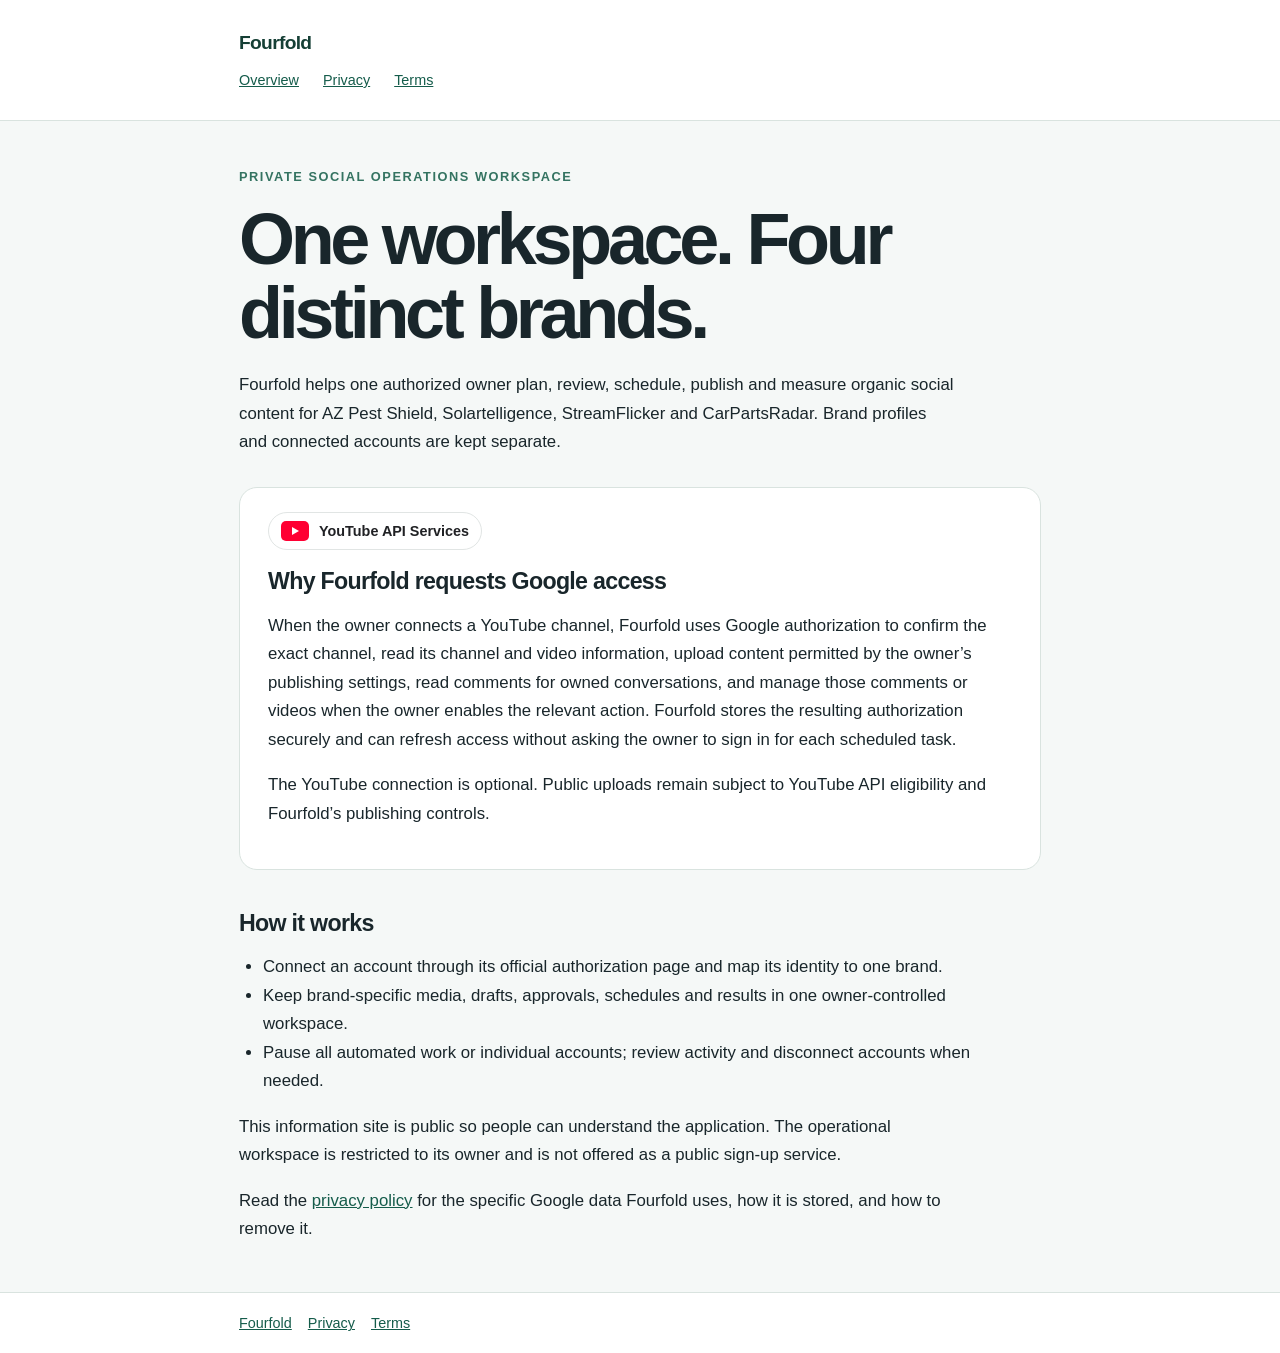
<file: index.html>
<!doctype html>
<html lang="en"><head><meta charset="utf-8"><meta name="viewport" content="width=device-width, initial-scale=1"><title>Fourfold | Social operations</title><meta name="description" content="Fourfold is a private social-media management workspace for four independent brands."><link rel="canonical" href="https://fourfold.azpestshield.com/"><link rel="stylesheet" href="/style.css"></head><body>
<header><div class="wrap"><a class="brand" href="/">Fourfold</a><nav aria-label="Main navigation"><a href="/">Overview</a><a href="/privacy/">Privacy</a><a href="/terms/">Terms</a></nav></div></header>
<main class="wrap"><p class="eyebrow">Private social operations workspace</p><h1>One workspace. Four distinct brands.</h1><p>Fourfold helps one authorized owner plan, review, schedule, publish and measure organic social content for AZ Pest Shield, Solartelligence, StreamFlicker and CarPartsRadar. Brand profiles and connected accounts are kept separate.</p>
<div class="card"><div class="youtube-lockup" aria-label="YouTube API Services integration"><svg viewBox="0 0 28 20" role="img" aria-label="YouTube"><rect width="28" height="20" rx="5" fill="#ff0033"/><path d="M11 6l7 4-7 4z" fill="#fff"/></svg><strong>YouTube API Services</strong></div><h2>Why Fourfold requests Google access</h2><p>When the owner connects a YouTube channel, Fourfold uses Google authorization to confirm the exact channel, read its channel and video information, upload content permitted by the owner’s publishing settings, read comments for owned conversations, and manage those comments or videos when the owner enables the relevant action. Fourfold stores the resulting authorization securely and can refresh access without asking the owner to sign in for each scheduled task.</p><p>The YouTube connection is optional. Public uploads remain subject to YouTube API eligibility and Fourfold’s publishing controls.</p></div>
<h2>How it works</h2><ul><li>Connect an account through its official authorization page and map its identity to one brand.</li><li>Keep brand-specific media, drafts, approvals, schedules and results in one owner-controlled workspace.</li><li>Pause all automated work or individual accounts; review activity and disconnect accounts when needed.</li></ul><p>This information site is public so people can understand the application. The operational workspace is restricted to its owner and is not offered as a public sign-up service.</p><p>Read the <a href="/privacy/">privacy policy</a> for the specific Google data Fourfold uses, how it is stored, and how to remove it.</p></main>
<footer><div class="wrap"><a href="/">Fourfold</a><a href="/privacy/">Privacy</a><a href="/terms/">Terms</a></div></footer></body></html>
</file>
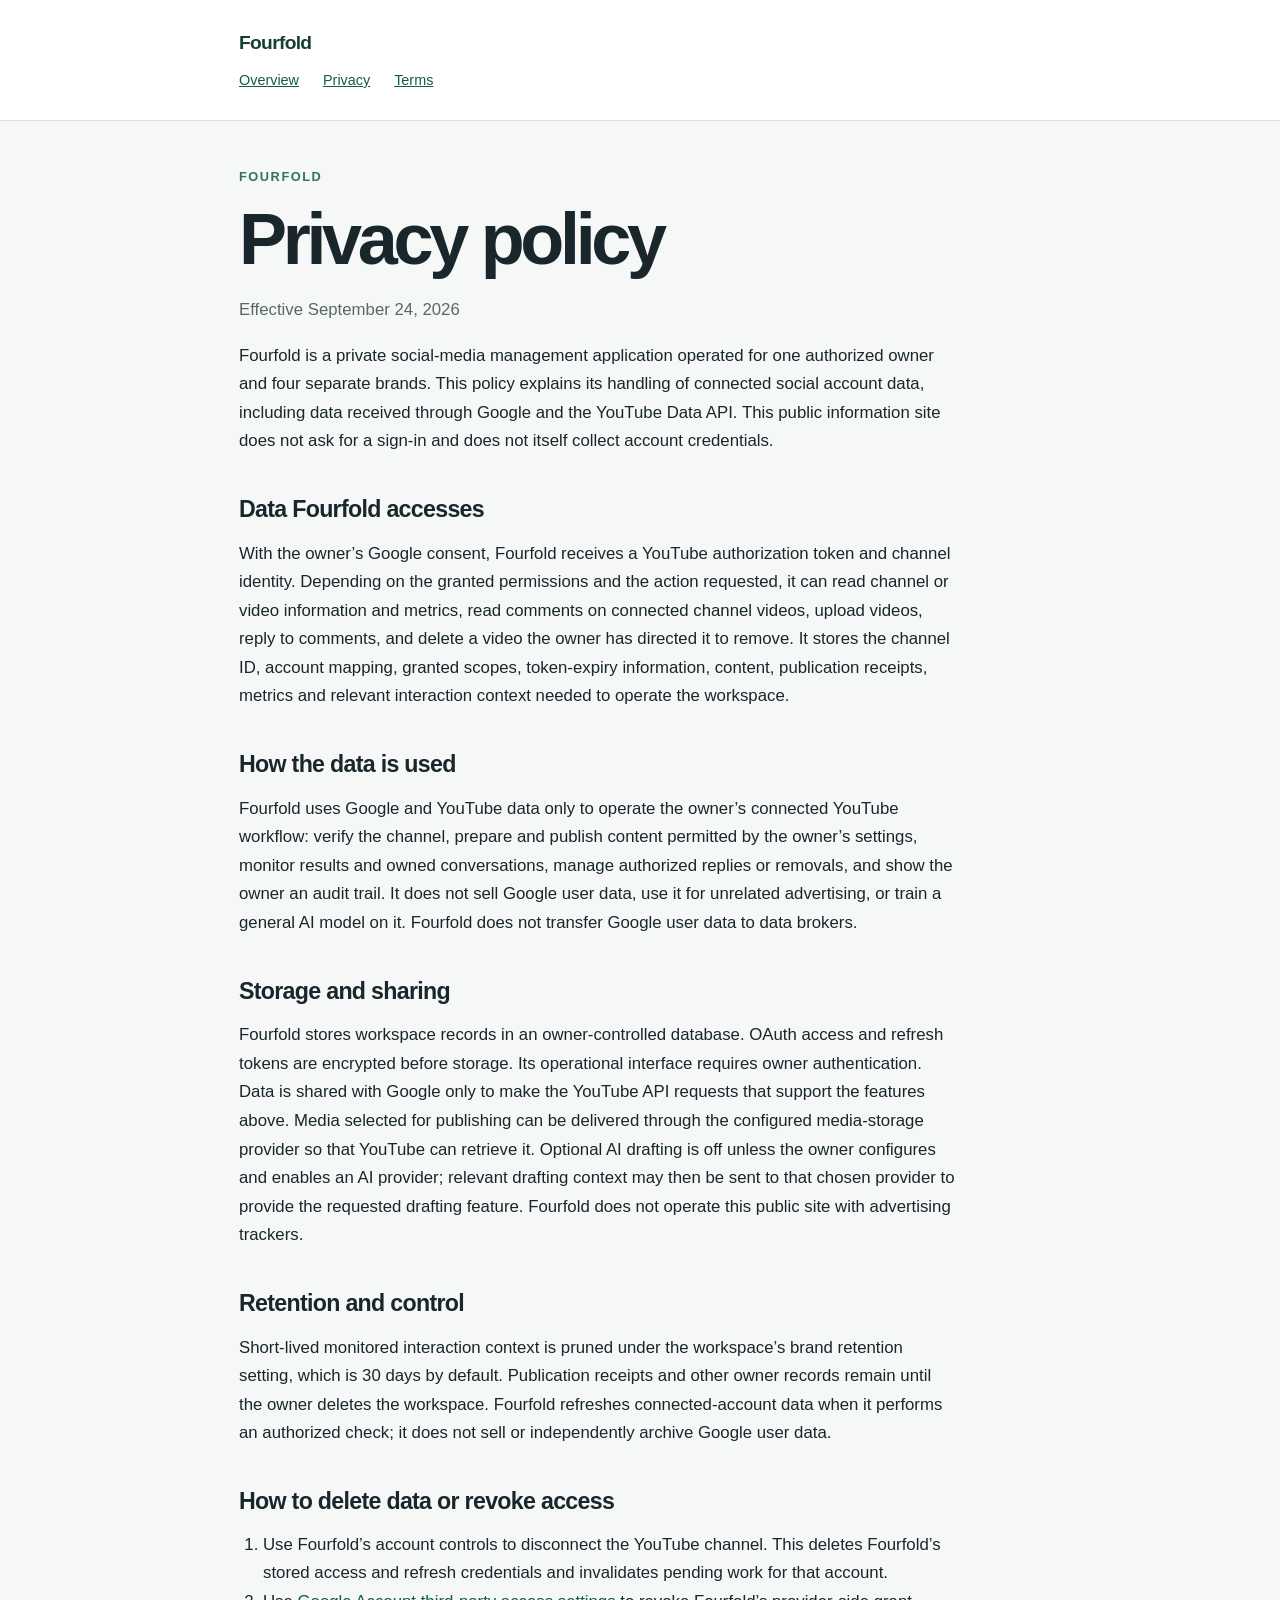
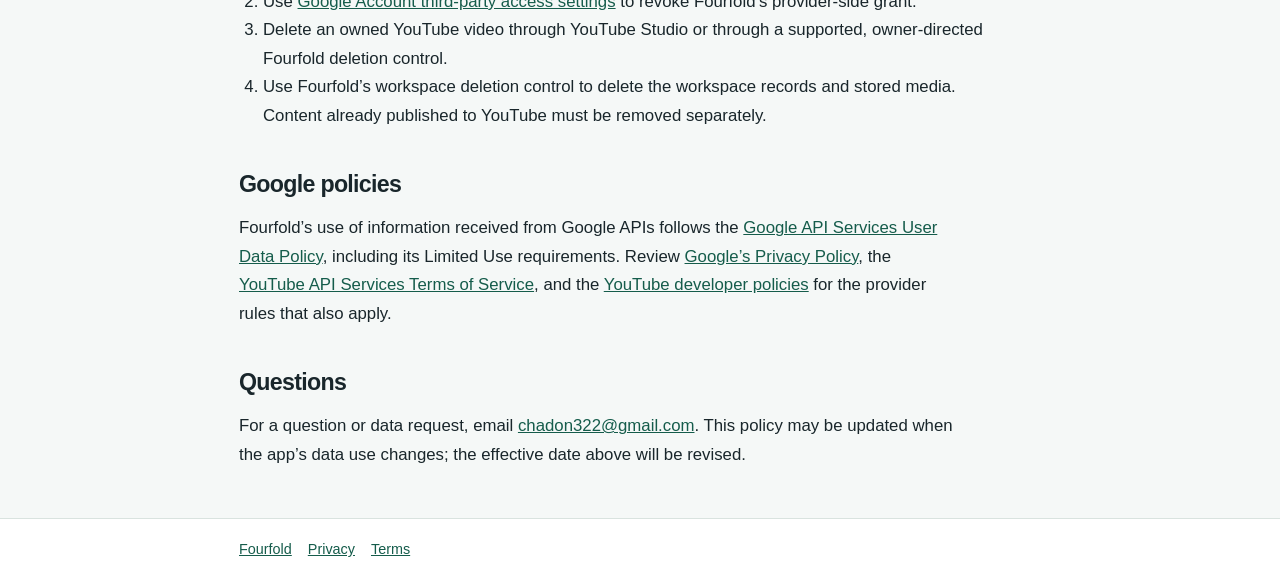
<file: privacy/index.html>
<!doctype html>
<html lang="en"><head><meta charset="utf-8"><meta name="viewport" content="width=device-width, initial-scale=1"><title>Privacy | Fourfold</title><meta name="description" content="How Fourfold accesses, uses, stores and deletes connected account data."><link rel="canonical" href="https://fourfold.azpestshield.com/privacy/"><link rel="stylesheet" href="/style.css"></head><body>
<header><div class="wrap"><a class="brand" href="/">Fourfold</a><nav aria-label="Main navigation"><a href="/">Overview</a><a href="/privacy/" aria-current="page">Privacy</a><a href="/terms/">Terms</a></nav></div></header>
<main class="wrap"><p class="eyebrow">Fourfold</p><h1>Privacy policy</h1><p class="muted">Effective September 24, 2026</p><p>Fourfold is a private social-media management application operated for one authorized owner and four separate brands. This policy explains its handling of connected social account data, including data received through Google and the YouTube Data API. This public information site does not ask for a sign-in and does not itself collect account credentials.</p>
<h2>Data Fourfold accesses</h2><p>With the owner’s Google consent, Fourfold receives a YouTube authorization token and channel identity. Depending on the granted permissions and the action requested, it can read channel or video information and metrics, read comments on connected channel videos, upload videos, reply to comments, and delete a video the owner has directed it to remove. It stores the channel ID, account mapping, granted scopes, token-expiry information, content, publication receipts, metrics and relevant interaction context needed to operate the workspace.</p>
<h2>How the data is used</h2><p>Fourfold uses Google and YouTube data only to operate the owner’s connected YouTube workflow: verify the channel, prepare and publish content permitted by the owner’s settings, monitor results and owned conversations, manage authorized replies or removals, and show the owner an audit trail. It does not sell Google user data, use it for unrelated advertising, or train a general AI model on it. Fourfold does not transfer Google user data to data brokers.</p>
<h2>Storage and sharing</h2><p>Fourfold stores workspace records in an owner-controlled database. OAuth access and refresh tokens are encrypted before storage. Its operational interface requires owner authentication. Data is shared with Google only to make the YouTube API requests that support the features above. Media selected for publishing can be delivered through the configured media-storage provider so that YouTube can retrieve it. Optional AI drafting is off unless the owner configures and enables an AI provider; relevant drafting context may then be sent to that chosen provider to provide the requested drafting feature. Fourfold does not operate this public site with advertising trackers.</p>
<h2>Retention and control</h2><p>Short-lived monitored interaction context is pruned under the workspace’s brand retention setting, which is 30 days by default. Publication receipts and other owner records remain until the owner deletes the workspace. Fourfold refreshes connected-account data when it performs an authorized check; it does not sell or independently archive Google user data.</p>
<h2>How to delete data or revoke access</h2><ol><li>Use Fourfold’s account controls to disconnect the YouTube channel. This deletes Fourfold’s stored access and refresh credentials and invalidates pending work for that account.</li><li>Use <a href="https://myaccount.google.com/permissions">Google Account third-party access settings</a> to revoke Fourfold’s provider-side grant.</li><li>Delete an owned YouTube video through YouTube Studio or through a supported, owner-directed Fourfold deletion control.</li><li>Use Fourfold’s workspace deletion control to delete the workspace records and stored media. Content already published to YouTube must be removed separately.</li></ol>
<h2>Google policies</h2><p>Fourfold’s use of information received from Google APIs follows the <a href="https://developers.google.com/terms/api-services-user-data-policy">Google API Services User Data Policy</a>, including its Limited Use requirements. Review <a href="https://policies.google.com/privacy">Google’s Privacy Policy</a>, the <a href="https://developers.google.com/youtube/terms/api-services-terms-of-service">YouTube API Services Terms of Service</a>, and the <a href="https://developers.google.com/youtube/terms/developer-policies">YouTube developer policies</a> for the provider rules that also apply.</p>
<h2>Questions</h2><p>For a question or data request, email <a href="mailto:chadon322@gmail.com">chadon322@gmail.com</a>. This policy may be updated when the app’s data use changes; the effective date above will be revised.</p></main>
<footer><div class="wrap"><a href="/">Fourfold</a><a href="/privacy/">Privacy</a><a href="/terms/">Terms</a></div></footer></body></html>
</file>
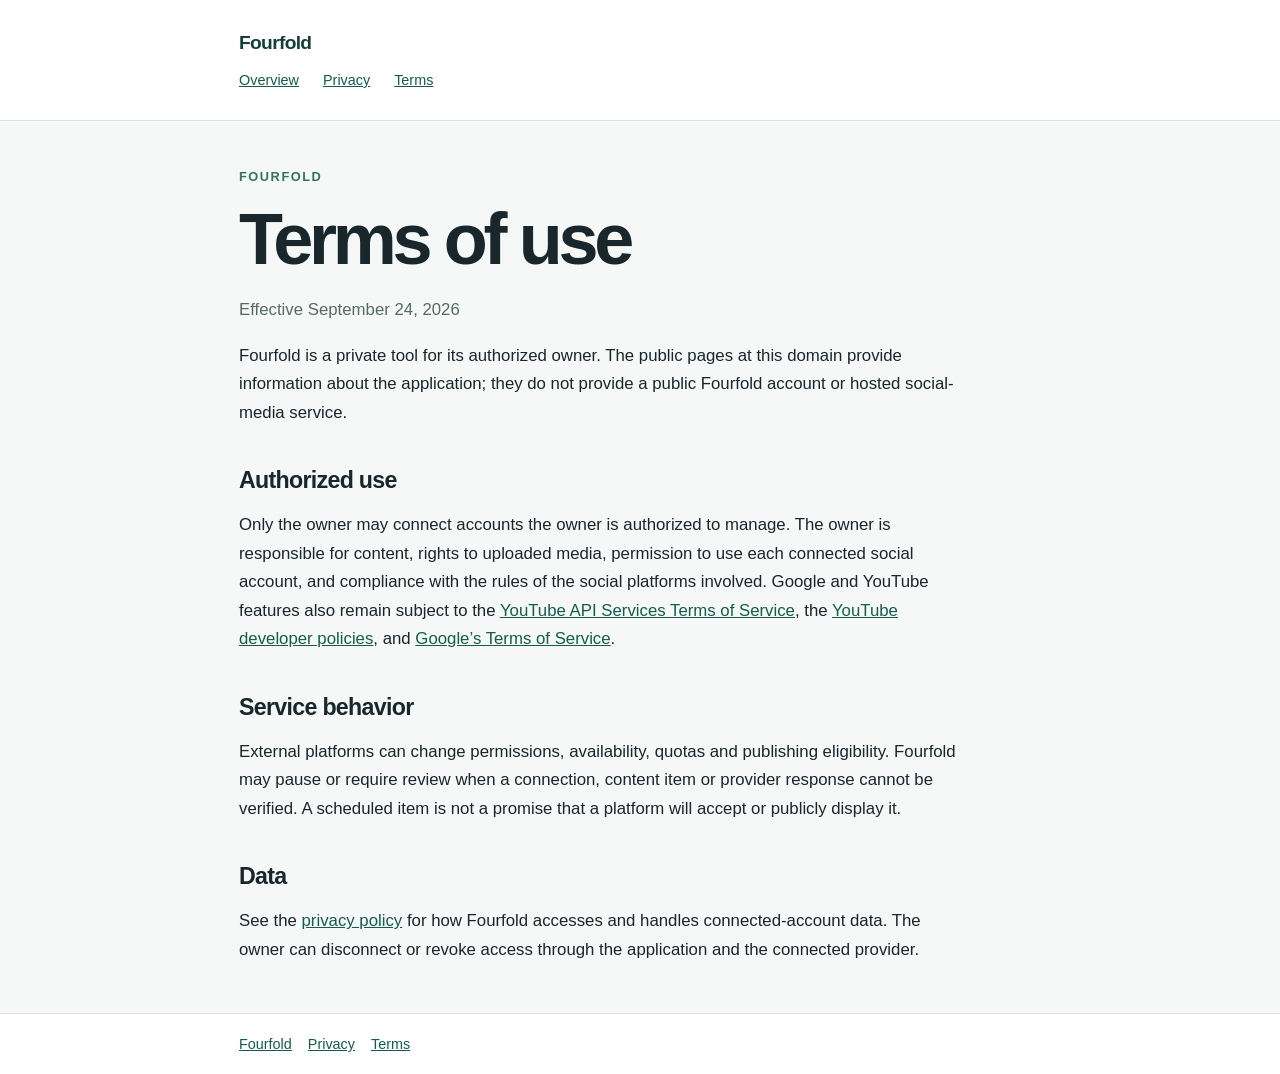
<file: terms/index.html>
<!doctype html>
<html lang="en"><head><meta charset="utf-8"><meta name="viewport" content="width=device-width, initial-scale=1"><title>Terms | Fourfold</title><meta name="description" content="Terms for the owner-operated Fourfold social-media workspace."><link rel="canonical" href="https://fourfold.azpestshield.com/terms/"><link rel="stylesheet" href="/style.css"></head><body>
<header><div class="wrap"><a class="brand" href="/">Fourfold</a><nav aria-label="Main navigation"><a href="/">Overview</a><a href="/privacy/">Privacy</a><a href="/terms/" aria-current="page">Terms</a></nav></div></header>
<main class="wrap"><p class="eyebrow">Fourfold</p><h1>Terms of use</h1><p class="muted">Effective September 24, 2026</p><p>Fourfold is a private tool for its authorized owner. The public pages at this domain provide information about the application; they do not provide a public Fourfold account or hosted social-media service.</p><h2>Authorized use</h2><p>Only the owner may connect accounts the owner is authorized to manage. The owner is responsible for content, rights to uploaded media, permission to use each connected social account, and compliance with the rules of the social platforms involved. Google and YouTube features also remain subject to the <a href="https://developers.google.com/youtube/terms/api-services-terms-of-service">YouTube API Services Terms of Service</a>, the <a href="https://developers.google.com/youtube/terms/developer-policies">YouTube developer policies</a>, and <a href="https://policies.google.com/terms">Google’s Terms of Service</a>.</p><h2>Service behavior</h2><p>External platforms can change permissions, availability, quotas and publishing eligibility. Fourfold may pause or require review when a connection, content item or provider response cannot be verified. A scheduled item is not a promise that a platform will accept or publicly display it.</p><h2>Data</h2><p>See the <a href="/privacy/">privacy policy</a> for how Fourfold accesses and handles connected-account data. The owner can disconnect or revoke access through the application and the connected provider.</p></main>
<footer><div class="wrap"><a href="/">Fourfold</a><a href="/privacy/">Privacy</a><a href="/terms/">Terms</a></div></footer></body></html>
</file>
<file: style.css>
:root{color-scheme:light;font-family:Arial,Helvetica,sans-serif;color:#19262b;background:#f5f8f7}*{box-sizing:border-box}body{margin:0}a{color:#155c4b}a:focus-visible{outline:3px solid #e59b44;outline-offset:3px}.wrap{max-width:850px;margin:auto;padding:32px 24px}header{border-bottom:1px solid #d9e3df;background:#fff}.brand{font-size:1.2rem;font-weight:800;letter-spacing:-.035em;color:#153f35;text-decoration:none}nav{display:flex;gap:24px;flex-wrap:wrap;margin-top:18px}nav a{font-size:.9rem}main{min-height:65vh}.eyebrow{color:#347361;font-size:.8rem;font-weight:700;letter-spacing:.12em;text-transform:uppercase}h1{font-size:clamp(2.4rem,7vw,4.5rem);line-height:1.04;letter-spacing:-.06em;margin:14px 0 20px}h2{font-size:1.45rem;letter-spacing:-.03em;margin:40px 0 10px}p,li{font-size:1.05rem;line-height:1.7;max-width:720px}ul,ol{padding-left:24px}.card{background:#fff;border:1px solid #d9e3df;border-radius:18px;padding:24px 28px;margin:30px 0}.card h2{margin-top:18px}.youtube-lockup{display:inline-flex;align-items:center;gap:10px;padding:8px 12px;border:1px solid #e1e5e4;border-radius:999px;background:#fff;color:#202124;font-size:.9rem}.youtube-lockup svg{width:28px;height:20px;display:block}.muted{color:#566a65}footer{border-top:1px solid #d9e3df;background:#fff;color:#566a65;font-size:.9rem}footer .wrap{padding-top:22px;padding-bottom:22px}footer a{margin-right:16px}@media(max-width:600px){.wrap{padding:24px 18px}.card{padding:20px}}
</file>
